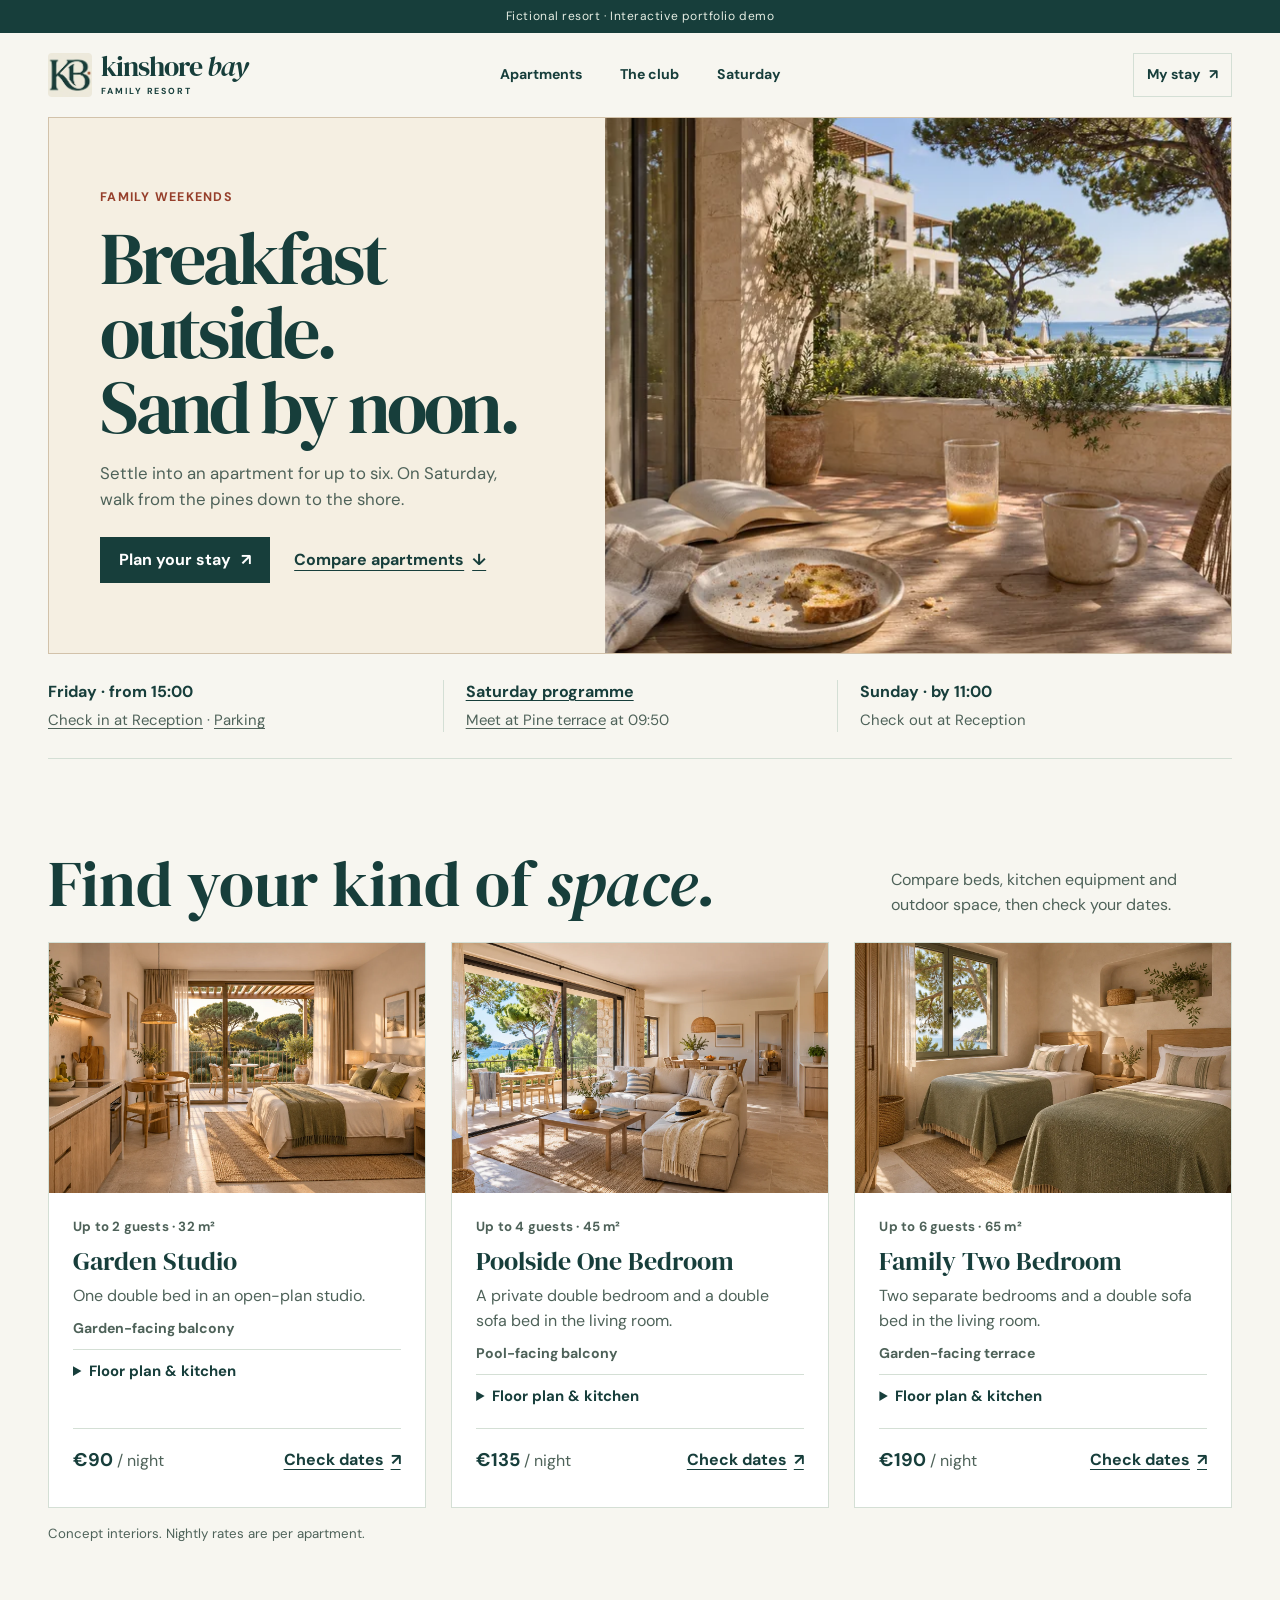
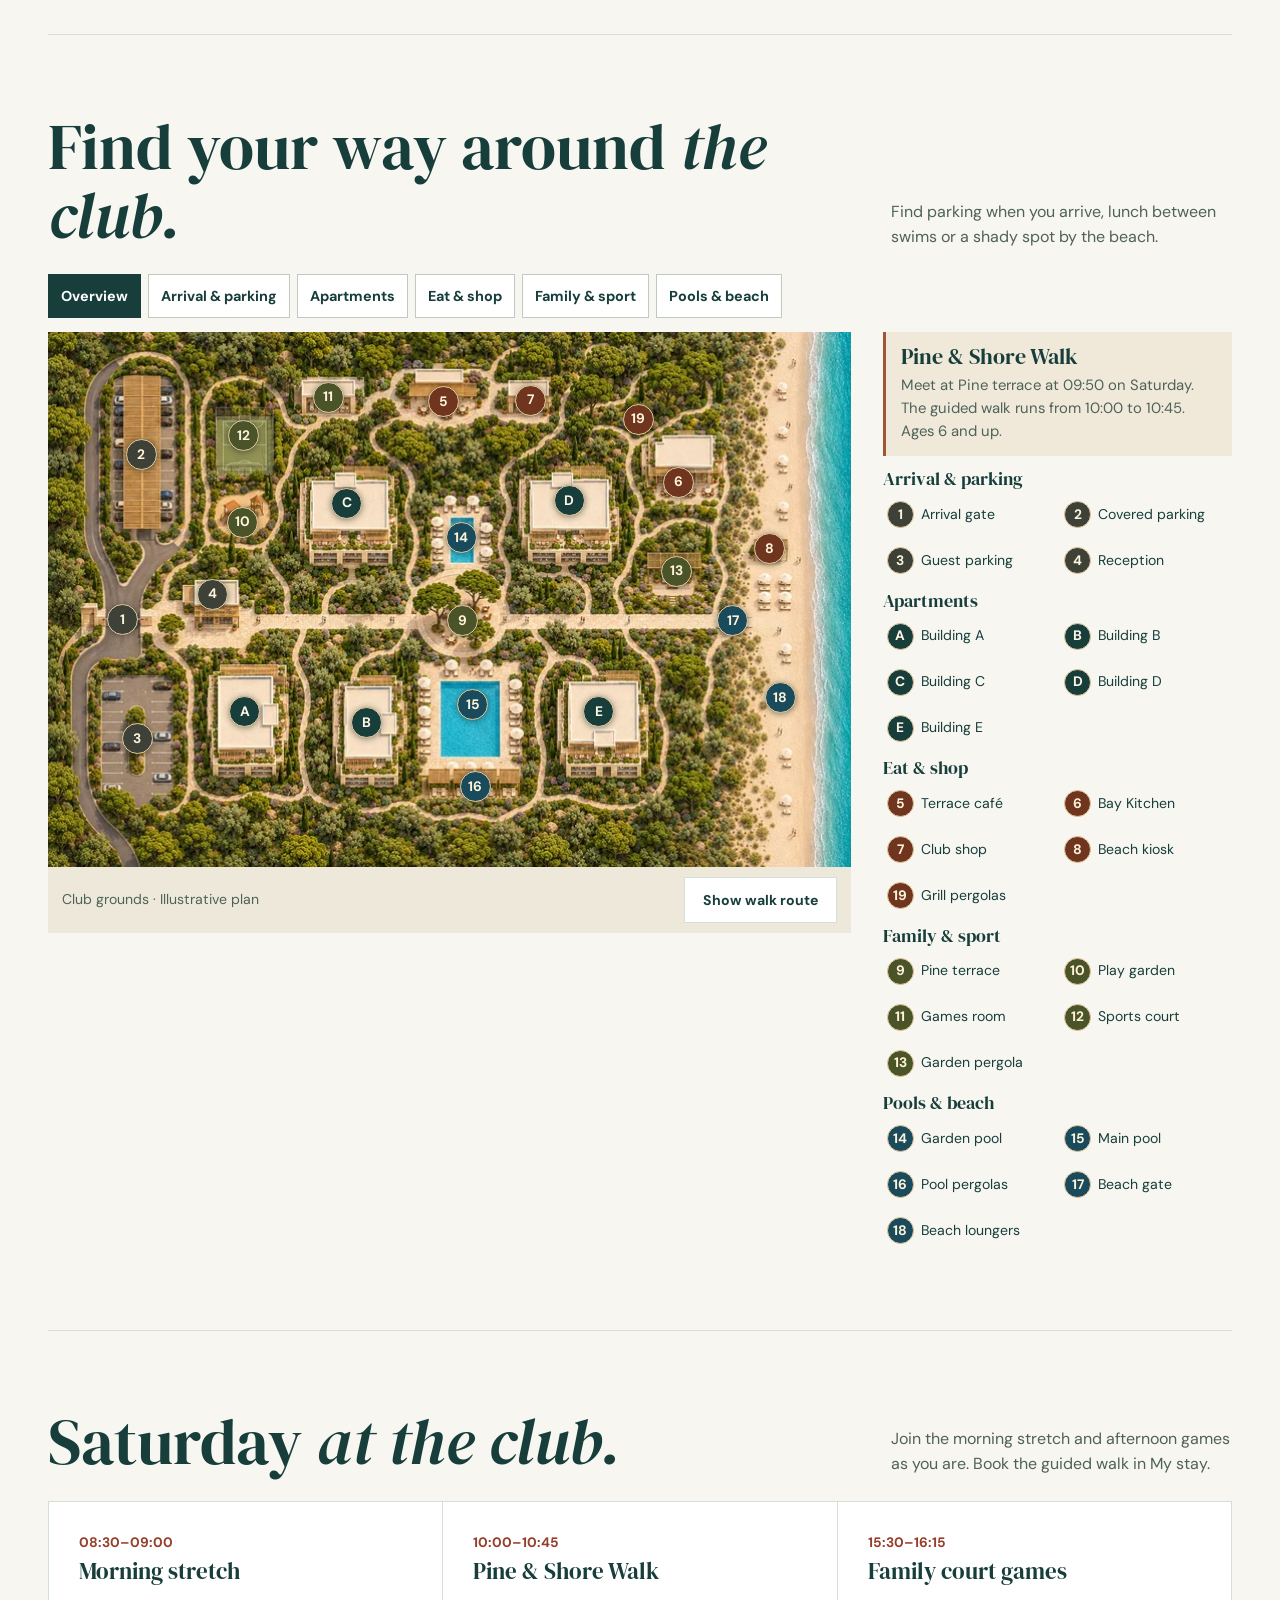
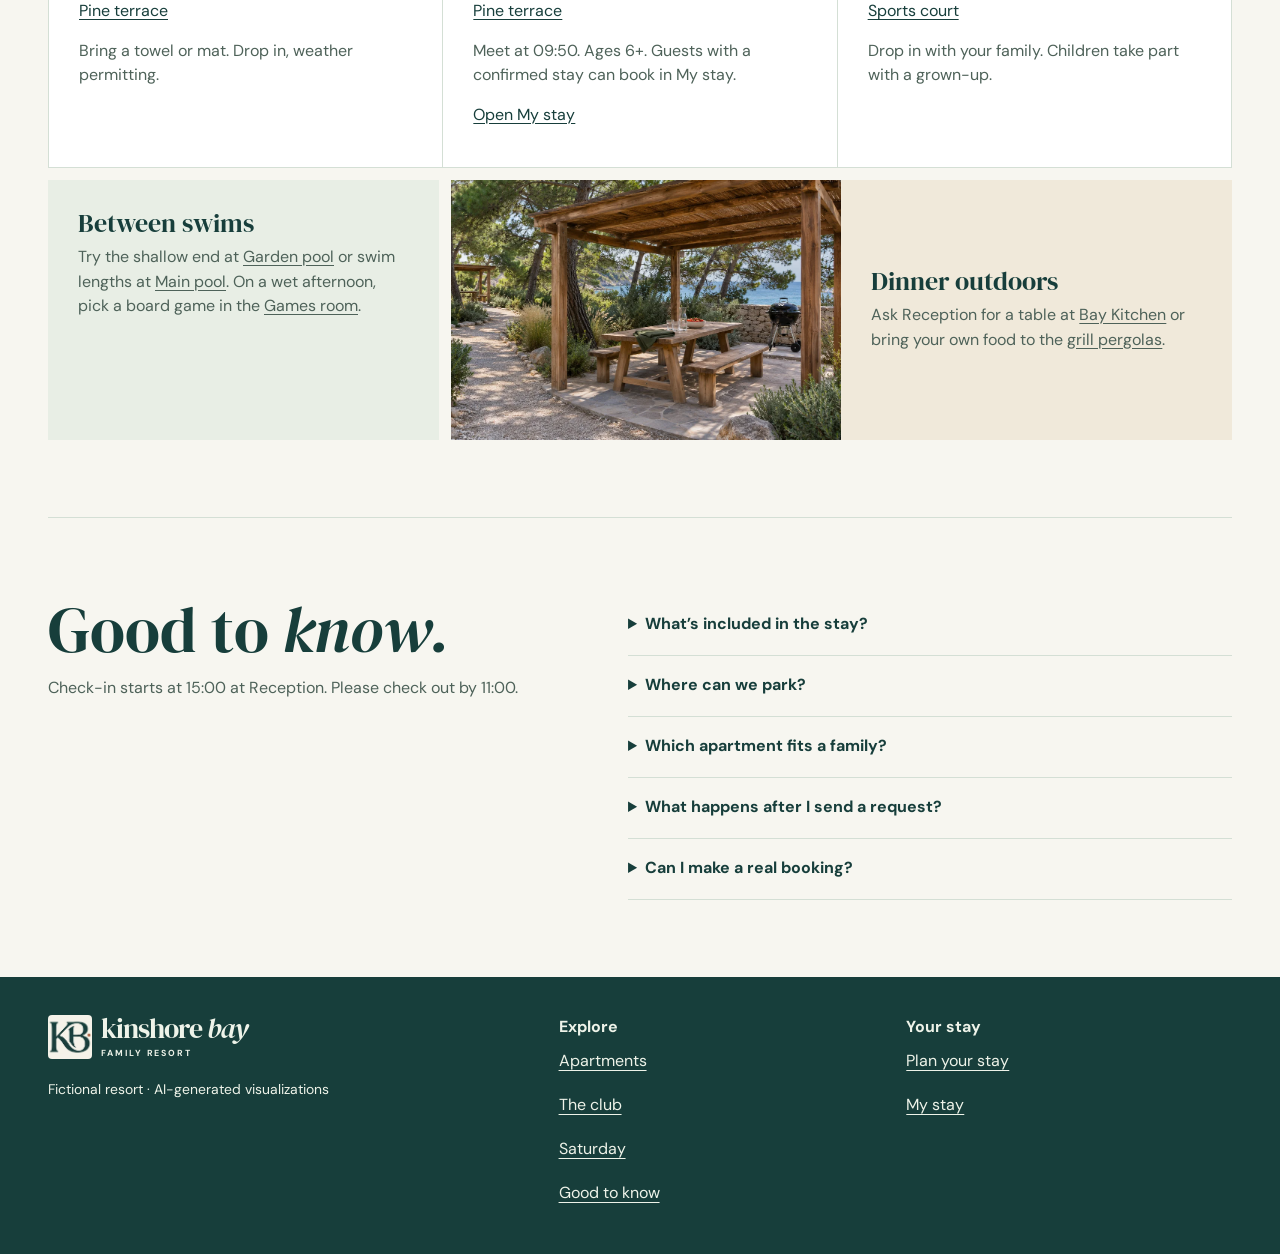
<file: site/index.html>
<!doctype html>
<html lang="en">
<head>
  <meta charset="utf-8">
  <meta name="viewport" content="width=device-width, initial-scale=1">
  <meta name="description" content="Explore Kinshore Bay, a fictional Mediterranean family resort. Compare apartments and plan a demo stay.">
  <title>A weekend at Kinshore Bay</title>
  <link rel="stylesheet" href="./style.css">
  <script src="./apartment-details.js" defer></script>
  <script src="./club-guide.js" defer></script>
  <script src="./site.js" defer></script>
</head>
<body class="guest-home">
  <a class="skip-link" href="#main">Skip to content</a>
  <div class="demo-banner">Fictional resort · Interactive portfolio demo</div>
  <header class="header wrap" id="top">
    <a class="brand" href="#top" aria-label="Kinshore Bay home">
      <span class="brand-symbol" aria-hidden="true"></span>
      <span>kinshore <em>bay</em><small>FAMILY RESORT</small></span>
    </a>
    <nav aria-label="Main navigation">
      <a href="#apartments">Apartments</a>
      <a href="#club">The club</a>
      <a href="#saturday">Saturday</a>
    </nav>
    <a class="header-link" href="./miniapp.html#my-stay">My stay <span aria-hidden="true">↗</span></a>
  </header>

  <main id="main" tabindex="-1">
    <section class="hero wrap" aria-labelledby="hero-title">
      <div class="hero-copy">
        <p class="hero-location">Family weekends</p>
        <h1 id="hero-title">Breakfast outside.<br>Sand by noon.</h1>
        <p>Settle into an apartment for up to six. On Saturday, walk from the pines down to the shore.</p>
        <div class="hero-actions">
          <a class="button button-dark" href="./miniapp.html">Plan your stay <span aria-hidden="true">↗</span></a>
          <a class="hero-secondary" href="#apartments">Compare apartments <span aria-hidden="true">↓</span></a>
        </div>
      </div>
      <picture class="hero-visual">
        <source media="(max-width: 720px)" srcset="./assets/kinshore-weekend-terrace-800.webp">
        <img class="hero-image" src="./assets/kinshore-weekend-terrace.webp" width="1536" height="1024"
          fetchpriority="high" alt="Concept view of breakfast on a guest apartment terrace overlooking the pool, pines and sea">
      </picture>
    </section>

    <dl class="stay-facts wrap" id="resort" aria-label="A weekend at Kinshore Bay">
      <div><dt>Friday · from <span data-checkin>15:00</span></dt><dd><a href="#reception">Check in at Reception</a> · <a href="#covered-parking">Parking</a></dd></div>
      <div><dt><a href="#saturday">Saturday programme</a></dt><dd><a href="#pine-terrace">Meet at Pine terrace</a> at <span data-walk-meeting>09:50</span></dd></div>
      <div><dt>Sunday · by <span data-checkout>11:00</span></dt><dd>Check out at Reception</dd></div>
    </dl>

    <section class="apartment-section" id="apartments" aria-labelledby="apartments-title">
      <div class="wrap">
        <div class="section-heading">
          <h2 id="apartments-title">Find your kind of <i>space.</i></h2>
          <p>Compare beds, kitchen equipment and outdoor space, then check your dates.</p>
        </div>
        <p id="catalog-status" role="status">Loading apartments…</p>
        <button type="button" class="secondary-action" id="retry-catalog" hidden>Try loading apartments again</button>
        <div class="cards" id="apartment-cards"></div>
        <p class="image-note">Concept interiors. Nightly rates are per apartment.</p>
      </div>
    </section>

    <section class="club-guide wrap" id="club" aria-labelledby="club-title">
      <div class="section-heading">
        <h2 id="club-title">Find your way around <i>the club.</i></h2>
        <p>Find parking when you arrive, lunch between swims or a shady spot by the beach.</p>
      </div>
      <div id="map-layers" class="map-layers" role="group" aria-label="Show places on the map"></div>
      <div class="club-map">
        <figure id="experience">
          <div class="map-plan" data-layer="overview">
            <picture>
              <source media="(max-width: 720px)" srcset="./assets/kinshore-club-plan-expanded-800.webp">
              <img src="./assets/kinshore-club-plan-expanded.webp" width="1536" height="1024" loading="lazy"
                alt="Illustrated plan with the entrance and parking to the left, sports, play and dining along the upper gardens, apartments and pools in the centre and the beach on the right.">
            </picture>
            <span id="walk-route" class="map-route" aria-hidden="true" hidden></span>
            <div id="map-markers"></div>
          </div>
          <figcaption>
            <div>
              <span>Club grounds · Illustrative plan</span>
              <small class="map-mobile-hint">Choose a category to see its markers.</small>
            </div>
            <button type="button" id="toggle-walk-route" class="secondary-action" aria-controls="walk-route" aria-pressed="false">Show walk route</button>
          </figcaption>
        </figure>
        <div class="map-guide">
          <div class="map-details" role="status" aria-atomic="true">
            <h3 id="map-place">Pine &amp; Shore Walk</h3>
            <p id="directions"></p>
            <p id="map-note" class="map-place-note" hidden></p>
            <a id="map-place-link" hidden></a>
          </div>
          <div id="map-key"></div>
        </div>
      </div>
    </section>

    <section class="weekend-guide wrap" id="saturday" aria-labelledby="saturday-title">
      <div class="section-heading">
        <h2 id="saturday-title">Saturday <i>at the club.</i></h2>
        <p>Join the morning stretch and afternoon games as you are. Book the guided walk in My stay.</p>
      </div>
      <ol class="agenda" id="saturday-agenda"></ol>
      <div class="weekend-options">
        <div class="weekend-option">
          <h3>Between swims</h3>
          <p>Try the shallow end at <a href="#garden-pool">Garden pool</a> or swim lengths at <a href="#main-pool">Main pool</a>. On a wet afternoon, pick a board game in the <a href="#games-room">Games room</a>.</p>
        </div>
        <div class="weekend-option weekend-dining">
          <img src="./assets/kinshore-grill-pergolas.webp" width="1040" height="693" loading="lazy"
            alt="A timber shelter with a picnic table and a barbecue beside the pine-lined garden path">
          <div>
            <h3>Dinner outdoors</h3>
            <p>Ask Reception for a table at <a href="#bay-kitchen">Bay Kitchen</a> or bring your own food to the <a href="#grill-pergolas">grill pergolas</a>.</p>
          </div>
        </div>
      </div>
    </section>

    <section class="guest-info wrap" id="information" aria-labelledby="information-title">
      <div>
        <h2 id="information-title">Good to <i>know.</i></h2>
        <p>Check-in starts at <span data-checkin>15:00</span> at Reception. Please check out by <span data-checkout>11:00</span>.</p>
      </div>
      <div class="questions">
        <details>
          <summary>What’s included in the stay?</summary>
          <p>Your demo price is for the whole apartment.</p>
          <p data-inclusions></p>
        </details>
        <details>
          <summary>Where can we park?</summary>
          <p>Drive through the arrival gate. The <a href="#covered-parking">covered bays</a> are on the upper branch of the entrance drive. The <a href="#guest-parking">open guest lot</a> is on the lower branch. Ask reception if you need help finding a bay.</p>
        </details>
        <details>
          <summary>Which apartment fits a family?</summary>
          <p>Poolside One Bedroom sleeps four with a double bed and a double sofa bed. Choose Family Two Bedroom if you need two separate single beds.</p>
        </details>
        <details>
          <summary>What happens after I send a request?</summary>
          <p>Save your reference and open My stay in the same browser to check the status. Reception can confirm the demo request.</p>
        </details>
        <details>
          <summary>Can I make a real booking?</summary>
          <p>Kinshore Bay is a fictional resort. All availability and prices belong to the interactive demo.</p>
        </details>
      </div>
    </section>
  </main>

  <footer>
    <div class="wrap footer-inner">
      <div>
        <a class="brand footer-brand" href="#top"><span class="brand-symbol" aria-hidden="true"></span><span>kinshore <em>bay</em><small>FAMILY RESORT</small></span></a>
        <p>Fictional resort · AI-generated visualizations</p>
      </div>
      <div><strong>Explore</strong><a href="#apartments">Apartments</a><a href="#club">The club</a><a href="#saturday">Saturday</a><a href="#information">Good to know</a></div>
      <div><strong>Your stay</strong><a href="./miniapp.html">Plan your stay</a><a href="./miniapp.html#my-stay">My stay</a></div>
    </div>
  </footer>
</body>
</html>
</file>
<file: site/style.css>
@import url('https://fonts.googleapis.com/css2?family=DM+Sans:wght@400;500;600;700&family=DM+Serif+Display:ital@0;1&display=swap');

:root {
  --ink: #173e3b;
  --body: #4e6259;
  --cream: #f7f6f0;
  --white: #fff;
  --line: #d4dfd5;
  --sage: #e8eee5;
  --focus: #a9542e;
  --serif: 'DM Serif Display', Georgia, serif;
  --sans: 'DM Sans', Arial, sans-serif;
}
* { box-sizing: border-box; }
body { margin: 0; background: var(--cream); font: 16px/1.55 var(--sans); color: var(--ink); }
h1, h2, h3 { margin: 0; font-family: var(--serif); font-weight: 400; line-height: 1.08; }
h2 { font-size: clamp(2.45rem, 5vw, 4.25rem); }
p { margin: 0; }
a { color: inherit; text-decoration: none; }
button, select, input { font: inherit; }
button, summary { cursor: pointer; }
button:disabled, select:disabled { cursor: default; opacity: .65; }
[hidden] { display: none !important; }
:focus-visible { outline: 3px solid var(--focus); outline-offset: 3px; }
@media (prefers-reduced-motion: no-preference) { html { scroll-behavior: smooth; } }

.wrap { width: min(1370px, calc(100% - 96px)); margin-inline: auto; }
.skip-link {
  position: fixed;
  z-index: 5;
  top: 12px;
  left: 12px;
  clip-path: inset(50%);
  padding: 10px 16px;
  background: var(--white);
}
.skip-link:focus { clip-path: none; }
.demo-banner, .mini-demo {
  padding: 7px 12px;
  background: var(--ink);
  color: #e5ede3;
  text-align: center;
  font-size: .75rem;
  letter-spacing: .045em;
}
.header {
  min-height: 84px;
  display: grid;
  grid-template-columns: 1fr auto 1fr;
  align-items: center;
  gap: 16px;
}
.brand { display: inline-flex; align-items: center; gap: 9px; width: fit-content; font: 1.75rem/.9 var(--serif); letter-spacing: -.035em; }
.brand-symbol { display: inline-block; flex: 0 0 auto; width: 44px; height: 44px; background: #f4f1e6 url('./assets/kinshore-kb.webp') 50% 35.5% / 520% auto no-repeat; border-radius: 4px; }
.header .brand-symbol, .mini-brand .brand-symbol { mix-blend-mode: multiply; }
.brand small { display: block; margin-top: 8px; font: 700 .55rem/1 var(--sans); letter-spacing: .22em; }
.header nav { display: flex; align-items: center; gap: clamp(8px, 3vw, 38px); }
.header nav a, .header-link, .mini-header a {
  display: inline-flex;
  align-items: center;
  min-height: 44px;
  font-size: .88rem;
  font-weight: 700;
}
.header nav a:hover, .mini-header a:hover { text-decoration: underline; text-underline-offset: 5px; }
.header-link, .stay-jump { justify-self: end; gap: 8px; padding: 8px 13px; border: 1px solid var(--line); }
.header-link:hover, .stay-jump:hover { background: var(--sage); }
.button, .secondary-action {
  display: inline-flex;
  align-items: center;
  justify-content: center;
  gap: 10px;
  min-height: 46px;
  padding: 10px 18px;
  border: 1px solid transparent;
  font-weight: 700;
  line-height: 1.3;
}
.button-light { background: var(--white); color: var(--ink); }
.button-light:hover { background: #f0e9d6; }
.button-dark { color: var(--white); background: var(--ink); }
.button-dark:hover:not(:disabled) { background: #25554b; }
.secondary-action { background: var(--white); color: var(--ink); border-color: var(--line); font-size: .88rem; }
.secondary-action:hover { background: var(--sage); }

.hero {
  min-height: clamp(420px, 42vw, 590px);
  display: grid;
  grid-template-columns: minmax(0, .94fr) minmax(0, 1.06fr);
  overflow: hidden;
  border: 1px solid #d2c2aa;
  background: #f5efe2;
}
.hero-visual { position: relative; display: block; min-width: 0; background: #ccb189; }
.hero-image { position: absolute; inset: 0; width: 100%; height: 100%; object-fit: cover; object-position: 62% 56%; }
.hero-copy { align-self: center; padding: clamp(23px, 4vw, 63px); }
.hero-location { color: #963f2b; font-size: .78rem; font-weight: 700; letter-spacing: .1em; text-transform: uppercase; }
.hero-copy h1 { margin: 14px 0 16px; font-size: clamp(2.6rem, 5.8vw, 5.15rem); letter-spacing: -.048em; line-height: 1; }
.hero-copy > p:last-of-type { max-width: 36ch; color: var(--body); font-size: 1.05rem; }
.hero-actions { display: flex; flex-wrap: wrap; align-items: center; gap: 12px 24px; margin-top: 25px; }
.hero-secondary { display: inline-flex; align-items: center; gap: 8px; min-height: 44px; font-weight: 700; text-decoration: underline; text-underline-offset: 5px; }
footer a:focus-visible { outline-color: #ffe1a6; }

.stay-facts { display: grid; grid-template-columns: repeat(3, 1fr); margin-block: 0; padding-block: 26px; border-bottom: 1px solid var(--line); }
.stay-facts div { padding-inline: 22px; }
.stay-facts div:first-child { padding-inline-start: 0; }
.stay-facts div + div { border-inline-start: 1px solid var(--line); }
.stay-facts dt { font-weight: 700; }
.stay-facts dd { margin: 4px 0 0; color: var(--body); font-size: .93rem; }
.stay-facts a { text-decoration: underline; text-underline-offset: .2em; }

.apartment-section { padding-block: clamp(50px, 7vw, 92px); }
.section-heading { display: flex; align-items: end; justify-content: space-between; gap: 20px; margin-bottom: 24px; }
.section-heading p { max-width: 31ch; color: var(--body); }
.cards { display: grid; grid-template-columns: repeat(3, minmax(0, 1fr)); gap: clamp(12px, 2vw, 26px); }
.room-card { display: flex; flex-direction: column; min-width: 0; background: var(--white); border: 1px solid var(--line); }
.room-image { width: 100%; height: auto; aspect-ratio: 3 / 2; object-fit: cover; }
.room-card-body { display: flex; flex-direction: column; flex: 1; gap: 9px; padding: clamp(14px, 2vw, 24px); }
.room-card h3, .mini-card h3 { font-size: 1.65rem; }
.room-card p, .mini-card p { color: var(--body); }
.room-card .room-meta, .mini-card .mini-card-top { font-size: .83rem; font-weight: 700; letter-spacing: .015em; }
.room-plan summary { min-height: 44px; padding-block: 10px; font-weight: 700; font-size: .93rem; }
.room-outlook { font-size: .88rem; font-weight: 700; }
.room-plan { border-top: 1px solid var(--line); }
.room-plan figure { margin: 0; }
.floor-plan { display: grid; grid-template-columns: repeat(2, minmax(0, 1fr)); gap: 2px; margin: 0; border: 2px solid var(--ink); background: var(--ink); }
.floor-plan div { min-width: 0; padding: 9px; background: var(--cream); overflow-wrap: anywhere; }
.floor-plan-studio div:nth-child(-n+2), .floor-plan-one div:first-child,
.floor-plan-family div:nth-child(3), .floor-plan-family div:last-child { grid-column: 1 / -1; }
.floor-plan-studio div:first-child, .floor-plan-one div:first-child, .floor-plan-family div:last-child { background: var(--sage); }
.floor-plan dt { font-size: .88rem; font-weight: 700; }
.floor-plan dd { margin: 2px 0 0; color: var(--body); font-size: .83rem; }
.room-plan figcaption { margin-block: 6px 9px; color: var(--body); font-size: .78rem; }
.room-kitchen { margin-bottom: 12px; font-size: .9rem; }
.room-kitchen strong { display: block; color: var(--ink); }
.room-card-footer {
  display: flex;
  flex-wrap: wrap;
  align-items: center;
  justify-content: space-between;
  gap: 8px;
  margin-top: auto;
  padding-top: 10px;
  border-top: 1px solid var(--line);
}
.room-card-footer strong { color: var(--ink); font-size: 1.15rem; }
.room-link { display: inline-flex; min-height: 44px; align-items: center; gap: 7px; font-weight: 700; text-decoration: underline; text-underline-offset: 4px; }
.image-note, .mini-disclosure { margin-top: 16px; color: var(--body); font-size: .83rem; }
#catalog-status:empty { display: none; }
#catalog-status { margin-bottom: 10px; }

.club-guide, .weekend-guide, .guest-info { padding-block: clamp(48px, 6vw, 86px); border-top: 1px solid var(--line); }
.agenda { display: grid; grid-template-columns: repeat(3, minmax(0, 1fr)); gap: 1px; margin: 0; padding: 1px; list-style: none; background: var(--line); }
.agenda li { display: grid; align-content: start; justify-items: start; gap: 5px; padding: clamp(14px, 2.5vw, 30px); background: var(--white); }
.agenda-time { color: #963f2b; font-size: .86rem; font-weight: 700; font-variant-numeric: tabular-nums; }
.agenda li > strong { font: 1.45rem/1.15 var(--serif); }
.agenda p, .weekend-option p { color: var(--body); }
.agenda a, .weekend-option a, .stay-arrival a, .stay-leisure a { text-decoration: underline; text-underline-offset: .2em; }
.agenda a { display: inline-flex; align-items: center; min-height: 44px; }
.weekend-options { display: grid; grid-template-columns: minmax(0, 1fr) minmax(0, 2fr); gap: 12px; margin-top: 12px; }
.weekend-option { padding: clamp(14px, 2.5vw, 30px); background: var(--sage); }
.weekend-option h3 { font-size: 1.6rem; }
.weekend-option p { margin-top: 7px; max-width: 58ch; }
.weekend-dining { display: grid; grid-template-columns: minmax(0, 1fr) minmax(0, 1fr); align-items: stretch; padding: 0; background: #f0e9da; }
.weekend-dining img { display: block; width: 100%; height: 100%; min-height: 170px; object-fit: cover; }
.weekend-dining > div { align-self: center; padding: clamp(14px, 2.5vw, 30px); }
.guest-info { display: grid; grid-template-columns: 1fr 1.2fr; align-items: start; gap: clamp(22px, 6vw, 82px); }
.guest-info p { max-width: 52ch; margin-top: 12px; color: var(--body); }
.finder select { min-height: 44px; padding: 8px 10px; background: var(--white); border: 1px solid #a9bbac; border-radius: 3px; color: var(--ink); }
.club-map { display: grid; grid-template-columns: minmax(0, 2.3fr) minmax(250px, 1fr); gap: clamp(12px, 2.5vw, 34px); align-items: start; }
.map-layers { display: flex; flex-wrap: wrap; gap: 7px; margin-bottom: 14px; }
.map-layers button {
  min-height: 44px;
  padding: 7px 12px;
  border: 1px solid #bdcbbf;
  background: var(--white);
  color: var(--ink);
  font-size: .9rem;
  font-weight: 700;
}
.map-layers button:hover { background: var(--sage); }
.map-layers button[aria-pressed="true"] { border-color: var(--ink); background: var(--ink); color: var(--white); }
.club-map figure { margin: 0; background: #ede8d9; }
.club-map figcaption { display: flex; flex-wrap: wrap; gap: 6px 14px; align-items: center; justify-content: space-between; padding: 10px 14px; color: var(--body); font-size: .88rem; }
.map-mobile-hint { display: none; font-size: .82rem; }
.map-plan[data-layer]:not([data-layer="overview"]) + figcaption .map-mobile-hint { display: none; }
.map-plan { position: relative; isolation: isolate; aspect-ratio: 3 / 2; background: #c5cbb3; }
.map-plan picture, .map-plan img { display: block; width: 100%; height: 100%; }
.map-route { position: absolute; left: 24%; top: 54%; width: 61.3%; border-top: 4px dotted #fff3c8; filter: drop-shadow(0 1px 1px #242014); pointer-events: none; }
#map-markers { position: absolute; inset: 0; pointer-events: none; }
.map-pin {
  position: absolute;
  left: var(--place-x);
  top: var(--place-y);
  translate: -50% -50%;
  width: 44px;
  height: 44px;
  display: grid;
  place-items: center;
  padding: 0;
  border: 0;
  border-radius: 50%;
  background: transparent;
  pointer-events: auto;
}
.map-pin:focus-visible { outline-color: #fff3c8; outline-offset: -2px; z-index: 1; }
.map-pin.selected { z-index: 1; }
.map-chip {
  display: inline-grid;
  flex: 0 0 auto;
  place-items: center;
  width: 27px;
  height: 27px;
  border: 1px solid #e4c99c;
  border-radius: 50%;
  background: #6f351f;
  color: #fff3d9;
  font: 700 .86rem/1 var(--sans);
}
.map-pin .map-chip { width: 31px; height: 31px; box-shadow: 0 1px 6px #16201980; }
.map-chip.arrival-chip { background: #3d4138; }
.map-chip.apartments-chip { background: var(--ink); color: #fff7e5; }
.map-chip.family-chip { background: #4b5428; }
.map-chip.water-chip { background: #194b5c; }
.selected .map-chip { background: #fff4d8; color: #352416; border-color: #633821; box-shadow: 0 0 0 2px #633821; }
.map-details { padding: 13px 15px; border-inline-start: 3px solid #9c5638; background: #f0e9da; min-height: 122px; }
.map-details h3 { font-size: 1.35rem; }
.map-details p { margin-top: 6px; color: var(--body); font-size: .93rem; }
.map-details .map-place-note { color: var(--ink); font-size: .85rem; font-weight: 700; }
#map-place-link { display: inline-flex; align-items: center; min-height: 44px; color: var(--ink); font-weight: 700; text-decoration: underline; text-underline-offset: 3px; }
#map-key { display: grid; gap: 8px 14px; margin-top: 13px; }
.map-key-group h3 { font-size: 1.13rem; margin-bottom: 4px; }
.map-key-group ul { display: grid; grid-template-columns: repeat(2, minmax(0, 1fr)); gap: 2px 6px; padding: 0; margin: 0; list-style: none; }
.map-key-group button { display: flex; align-items: center; gap: 7px; width: 100%; min-height: 44px; padding: 4px; border: 0; background: transparent; color: var(--ink); text-align: left; font-size: .88rem; }
.map-key-group button:hover, .map-key-group button.selected { background: var(--sage); }
.questions details { padding-block: 8px; border-bottom: 1px solid var(--line); }
.questions summary { min-height: 44px; padding-block: 9px; font-weight: 700; }
.questions p { margin-block: 0 12px; }
.questions a { text-decoration: underline; text-underline-offset: 3px; }
footer { background: var(--ink); color: #eef3e9; }
.footer-inner { display: grid; grid-template-columns: 1.5fr 1fr 1fr; gap: 22px; padding-block: 38px; }
.footer-inner p { margin-top: 12px; font-size: .87rem; }
.footer-inner > div:not(:first-child) a { display: block; width: fit-content; min-height: 44px; padding-block: 9px; text-decoration: underline; text-underline-offset: 4px; }

.mini-shell { width: min(100%, 1210px); margin: 0 auto; min-height: 100vh; }
.mini-header, .mini-content { padding-inline: clamp(16px, 4vw, 52px); }
.mini-header { min-height: 70px; display: grid; grid-template-columns: 1fr auto 1fr; align-items: center; gap: 10px; border-bottom: 1px solid var(--line); }
.mini-header .mini-brand { gap: .2em; font: 1.5rem/1 var(--serif); }
.mini-brand .brand-symbol { width: 32px; height: 32px; }
.mini-content { padding-block: clamp(22px, 4vw, 54px); }
.mini-content h1 { font-size: clamp(2.75rem, 6vw, 4.6rem); letter-spacing: -.03em; }
.planner-intro { margin-top: 8px; color: var(--body); }
.planner-layout { display: grid; grid-template-columns: minmax(300px, 395px) minmax(0, 1fr); gap: clamp(20px, 4vw, 44px); margin-top: 26px; }
.finder { align-self: start; display: grid; gap: 15px; padding: clamp(16px, 2vw, 26px); border: 1px solid var(--line); background: var(--white); }
.finder h2, .results-heading h2 { font-size: clamp(1.75rem, 3vw, 2.35rem); }
.finder label { display: grid; gap: 5px; min-width: 0; font-size: .91rem; font-weight: 700; }
.finder select { width: 100%; font-size: 1rem; font-weight: 400; }
.finder-bottom { display: grid; grid-template-columns: repeat(2, minmax(0, 1fr)); gap: 10px; }
.date-picker-trigger {
  display: grid;
  grid-template-columns: minmax(0, 1fr) auto minmax(0, 1fr);
  gap: 8px;
  align-items: center;
  padding: 10px;
  text-align: left;
  color: var(--ink);
  background: var(--sage);
  border: 1px solid #a9bbac;
}
.date-picker-trigger small { display: block; color: var(--body); font-size: .8rem; font-weight: 700; }
.date-picker-trigger strong { display: block; font-size: .94rem; }
.date-arrow { padding: 0 4px; }
.finder-submit { width: 100%; }
.results-heading { display: flex; flex-wrap: wrap; align-items: center; gap: 8px 14px; justify-content: space-between; }
.result-summary { margin-block: 7px 14px; color: var(--body); font-size: .9rem; }
.mini-card {
  display: grid;
  grid-template-columns: minmax(0, 34%) minmax(0, 1fr);
  overflow: hidden;
  margin-block: 12px;
  background: var(--white);
  border: 1px solid var(--line);
}
.mini-card-image { min-height: 100%; background: url('./assets/kinshore-apartment.webp') center/cover; }
.mini-card-content { display: grid; gap: 7px; padding: clamp(14px, 2vw, 20px); }
.mini-card-price { display: flex; flex-wrap: wrap; align-items: baseline; gap: 2px 10px; border-top: 1px solid var(--line); padding-top: 12px; }
.mini-card-price strong { font-size: 1.12rem; }
.mini-card-price span { color: var(--body); font-size: .9rem; }
.mini-card .button { justify-self: start; margin-top: 5px; font-size: .92rem; }
.empty-state, #my-stay { padding: clamp(14px, 2vw, 22px); border: 1px solid var(--line); background: var(--sage); }
.empty-actions { display: flex; flex-wrap: wrap; gap: 8px; margin-top: 12px; }
#my-stay { margin-top: 24px; }
#my-stay:target { border-color: #809985; }
#my-stay article { margin-top: 10px; padding: 13px; background: var(--white); }
#my-stay article p { margin-top: 4px; overflow-wrap: anywhere; }
#request-message { margin-block: 10px; }
#request-message:empty { margin: 5px 0; }
#refresh-stay { min-height: 44px; padding-inline: 10px; background: var(--white); border: 1px solid #a9bbac; color: var(--ink); font-size: .86rem; font-weight: 700; }
.stay-walk { border-top: 1px solid var(--line); margin-top: 13px; padding-top: 13px; }
.stay-walk h4 { margin: 0; font: 1.3rem/1.2 var(--serif); }
.stay-walk a, .stay-map-link { text-decoration: underline; text-underline-offset: .2em; }
.stay-arrival { border-top: 1px solid var(--line); margin-top: 10px; }
.stay-arrival summary { min-height: 44px; padding-block: 9px; font-weight: 700; }
.stay-arrival ol:not(.agenda) { padding-inline-start: 24px; margin-block: 0 10px; }
.stay-arrival ol:not(.agenda) li + li { margin-top: 7px; }
.stay-arrival .agenda { grid-template-columns: minmax(0, 1fr); margin-block: 8px; }
.stay-arrival .agenda li { padding: 12px; }
.stay-leisure { padding-top: 8px; font-size: .94rem; }
.stay-trip-labels { color: var(--body); font-size: .92rem; }
.stay-walk ul { margin-block: 8px; padding-inline-start: 22px; }
.walk-form { margin-top: 10px; }
.walk-party { display: flex; flex-wrap: wrap; gap: 8px 14px; margin-block: 8px; }
.walk-party label { display: grid; gap: 4px; font-size: .9rem; font-weight: 700; }
.walk-party input { min-height: 44px; width: 6rem; padding: 6px 8px; color: var(--ink); border: 1px solid #829487; }
.walk-party input:user-invalid { border-color: #962e20; }
.walk-feedback:not(:empty) { margin: 6px 0 10px; color: var(--body); }

.calendar-dialog { width: min(440px, calc(100% - 22px)); max-height: calc(100% - 24px); border: 1px solid var(--line); padding: clamp(12px, 4vw, 28px); background: var(--cream); color: var(--ink); box-shadow: 0 18px 80px #102e2850; }
.calendar-dialog:modal { overscroll-behavior: contain; }
.calendar-dialog::backdrop { background: #102f2bc7; overflow: hidden; overscroll-behavior: contain; }
.calendar-head, .calendar-nav, .calendar-bottom { display: flex; align-items: center; justify-content: space-between; gap: 8px; }
.calendar-head h2 { font-size: clamp(1.6rem, 6vw, 2rem); }
.calendar-close, .calendar-nav button {
  display: grid;
  place-items: center;
  flex: 0 0 44px;
  height: 44px;
  border: 1px solid #a9bbac;
  background: var(--white);
  color: var(--ink);
  font-size: 1.5rem;
}
.calendar-instructions { color: var(--body); margin-block: 10px 14px; font-size: .9rem; }
.calendar-weekdays, .calendar-grid { display: grid; grid-template-columns: repeat(7, minmax(0, 1fr)); gap: 2px; text-align: center; }
.calendar-weekdays span { padding-block: 6px; color: var(--body); font-size: .78rem; font-weight: 700; }
.calendar-day { min-height: 42px; border: 0; background: transparent; color: var(--ink); font-weight: 600; }
.calendar-day:hover:not(:disabled) { background: var(--line); }
.calendar-day.selected { background: var(--ink); color: var(--white); }
.calendar-day.in-range { background: var(--sage); }
.calendar-day:disabled:not(.selected) { color: #65736a; opacity: .6; }
.calendar-day:focus-visible { outline-offset: -2px; }
.calendar-bottom { margin-top: 15px; padding-top: 6px; border-top: 1px solid var(--line); color: var(--body); font-size: .87rem; }
.calendar-bottom button { min-height: 44px; border: 0; background: transparent; color: var(--ink); text-decoration: underline; font-weight: 700; }
.trip-summary { margin-block: 10px 15px; color: var(--body); }
#trip-details { display: grid; gap: 6px; }
#trip-details fieldset { min-width: 0; margin: 6px 0 9px; padding: 4px 10px 10px; border: 1px solid var(--line); }
#trip-details legend, .trip-count { font-weight: 700; }
.trip-count { display: flex; align-items: center; justify-content: space-between; flex-wrap: wrap; gap: 8px; }
.trip-count select { min-height: 44px; min-width: 4rem; padding: 4px 9px; background: var(--white); color: var(--ink); border: 1px solid #829487; }
.trip-choice { min-height: 44px; display: flex; align-items: center; gap: 10px; font-weight: 600; }
.trip-choice input { width: 18px; height: 18px; margin: 0; accent-color: var(--ink); }
.trip-hint { color: var(--body); font-size: .875rem; }

@media (max-width: 900px) {
  .wrap { width: calc(100% - 40px); }
  .club-map { grid-template-columns: minmax(0, 1fr); }
  #map-key { grid-template-columns: repeat(2, minmax(0, 1fr)); }
}
@media (max-width: 720px) {
  .wrap { width: calc(100% - 28px); }
  .header { grid-template-columns: 1fr auto; min-height: auto; gap: 0 10px; padding-top: 8px; }
  .header nav { grid-column: 1 / -1; grid-row: 2; justify-content: space-between; }
  .header nav a { padding-inline: 4px; }
  .brand { font-size: 1.5rem; }
  .hero { min-height: 0; grid-template-columns: minmax(0, 1fr); }
  .hero-copy { padding: 23px 17px; }
  .hero-visual { aspect-ratio: 5 / 3; }
  .hero-image { object-position: 55% 65%; }
  .hero-actions { gap: 4px 16px; margin-top: 15px; }
  .stay-facts { grid-template-columns: 1fr; padding-block: 10px; }
  .stay-facts div { padding: 9px 0; }
  .stay-facts div + div { border-inline-start: 0; border-top: 1px solid var(--line); }
  .section-heading { display: grid; gap: 10px; }
  .cards, .guest-info, .planner-layout, .agenda, .weekend-options, .weekend-dining { grid-template-columns: minmax(0, 1fr); }
  .weekend-dining img { height: auto; min-height: 0; aspect-ratio: 3 / 2; }
  .footer-inner { grid-template-columns: 1fr 1fr; }
  .footer-inner > div:first-child { grid-column: 1 / -1; }
  .mini-header { min-height: 60px; }
  .map-plan[data-layer="overview"] .map-pin:not(.overview-pin):not(.selected) { display: none; }
  .map-mobile-hint { display: block; }
}
@media (max-width: 480px) {
  .map-pin { width: 32px; height: 32px; }
  .map-pin .map-chip { width: 25px; height: 25px; font-size: .77rem; }
  #map-key { grid-template-columns: minmax(0, 1fr); }
  .mini-header .mini-brand { font-size: 1.23rem; }
  .mini-header .mini-back, .mini-header .stay-jump { font-size: .78rem; }
  .mini-card { grid-template-columns: minmax(0, 1fr); }
  .mini-card-image { min-height: 0; aspect-ratio: 16 / 8; }
  .mini-card .button { justify-self: stretch; }
}
</file>
